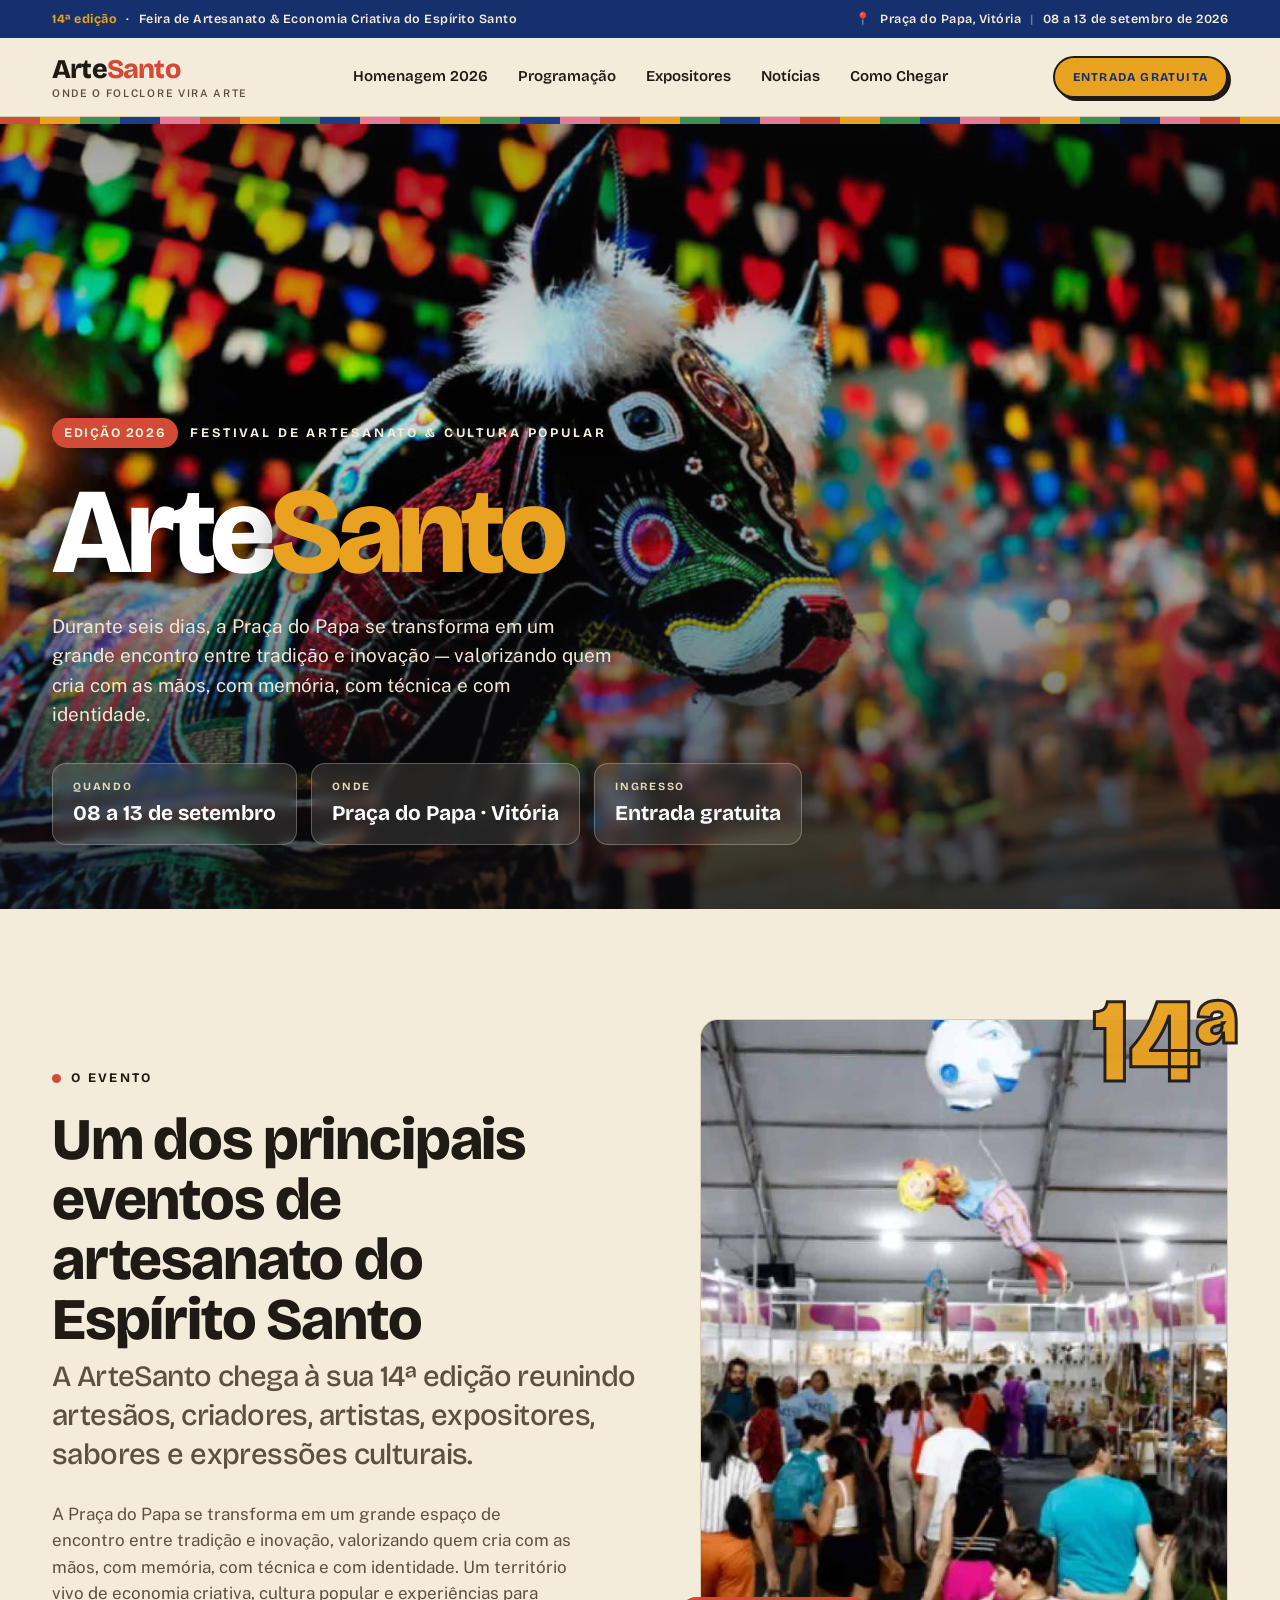
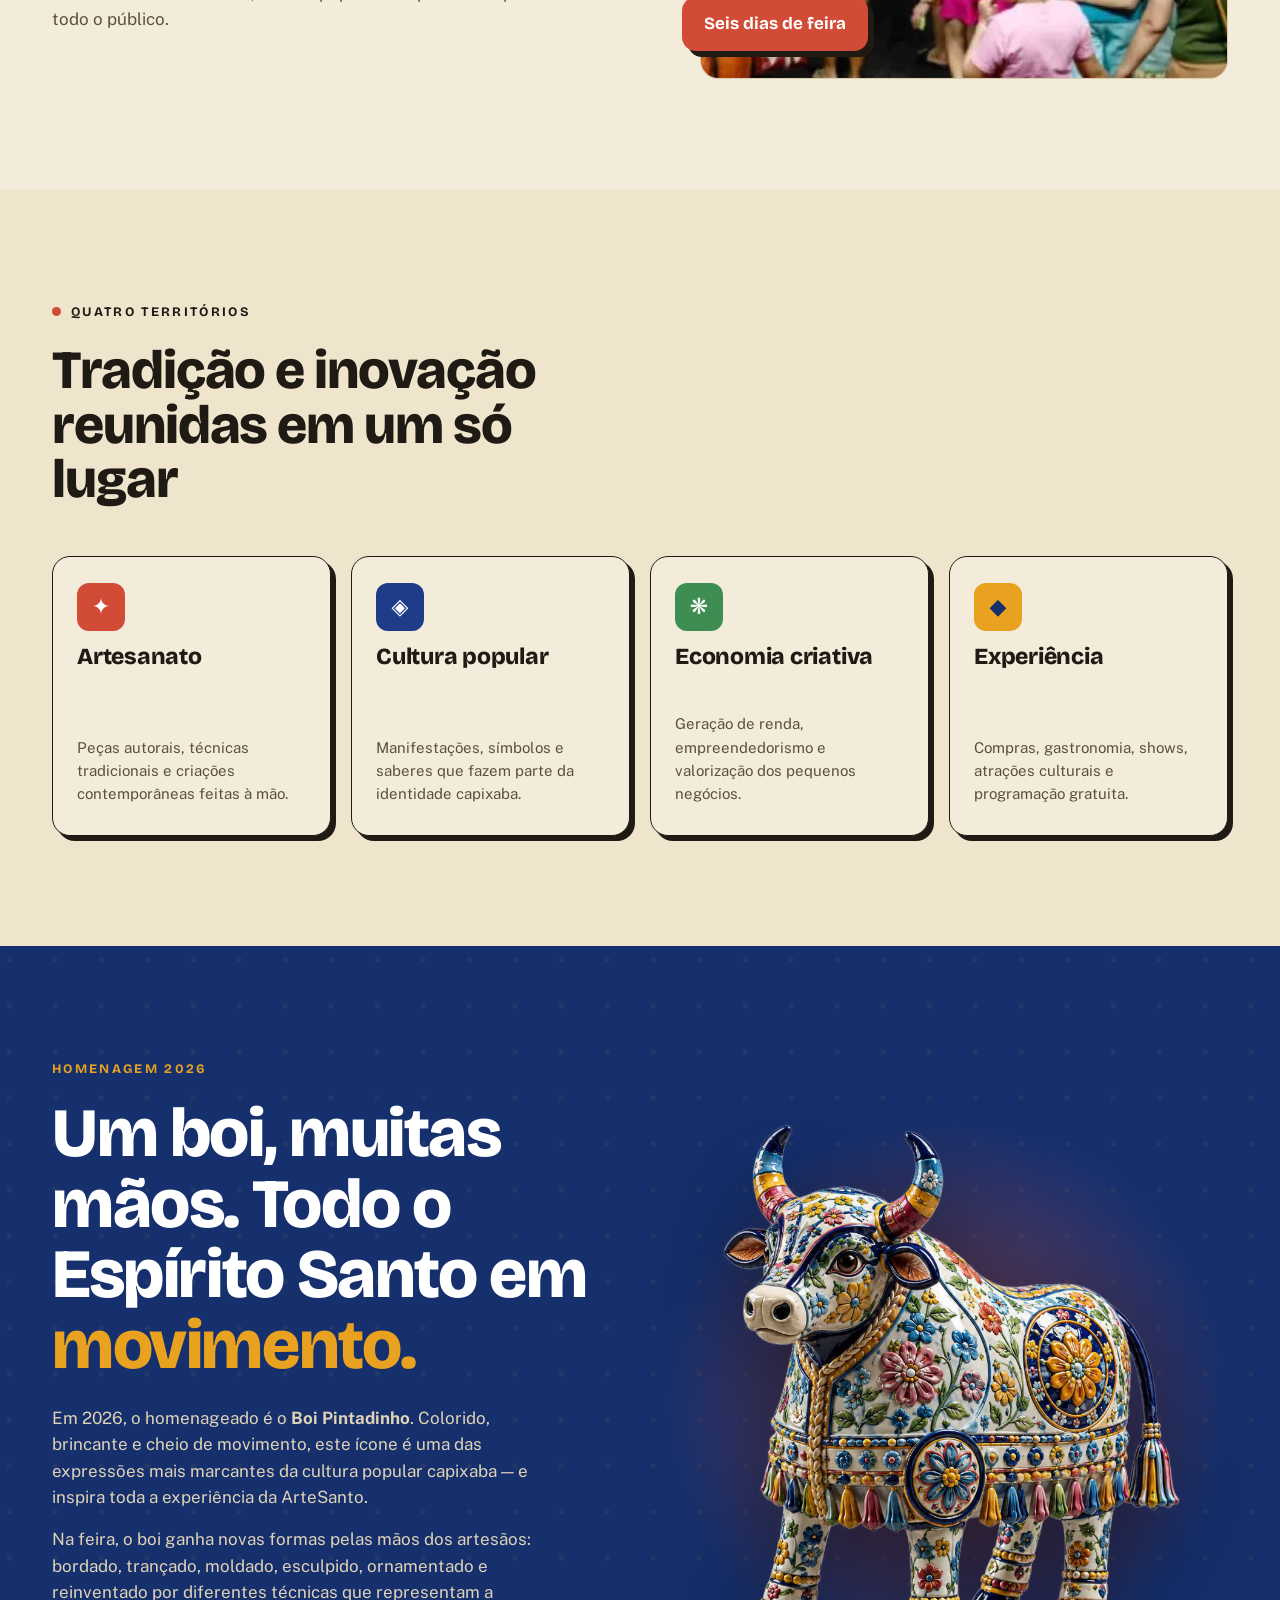
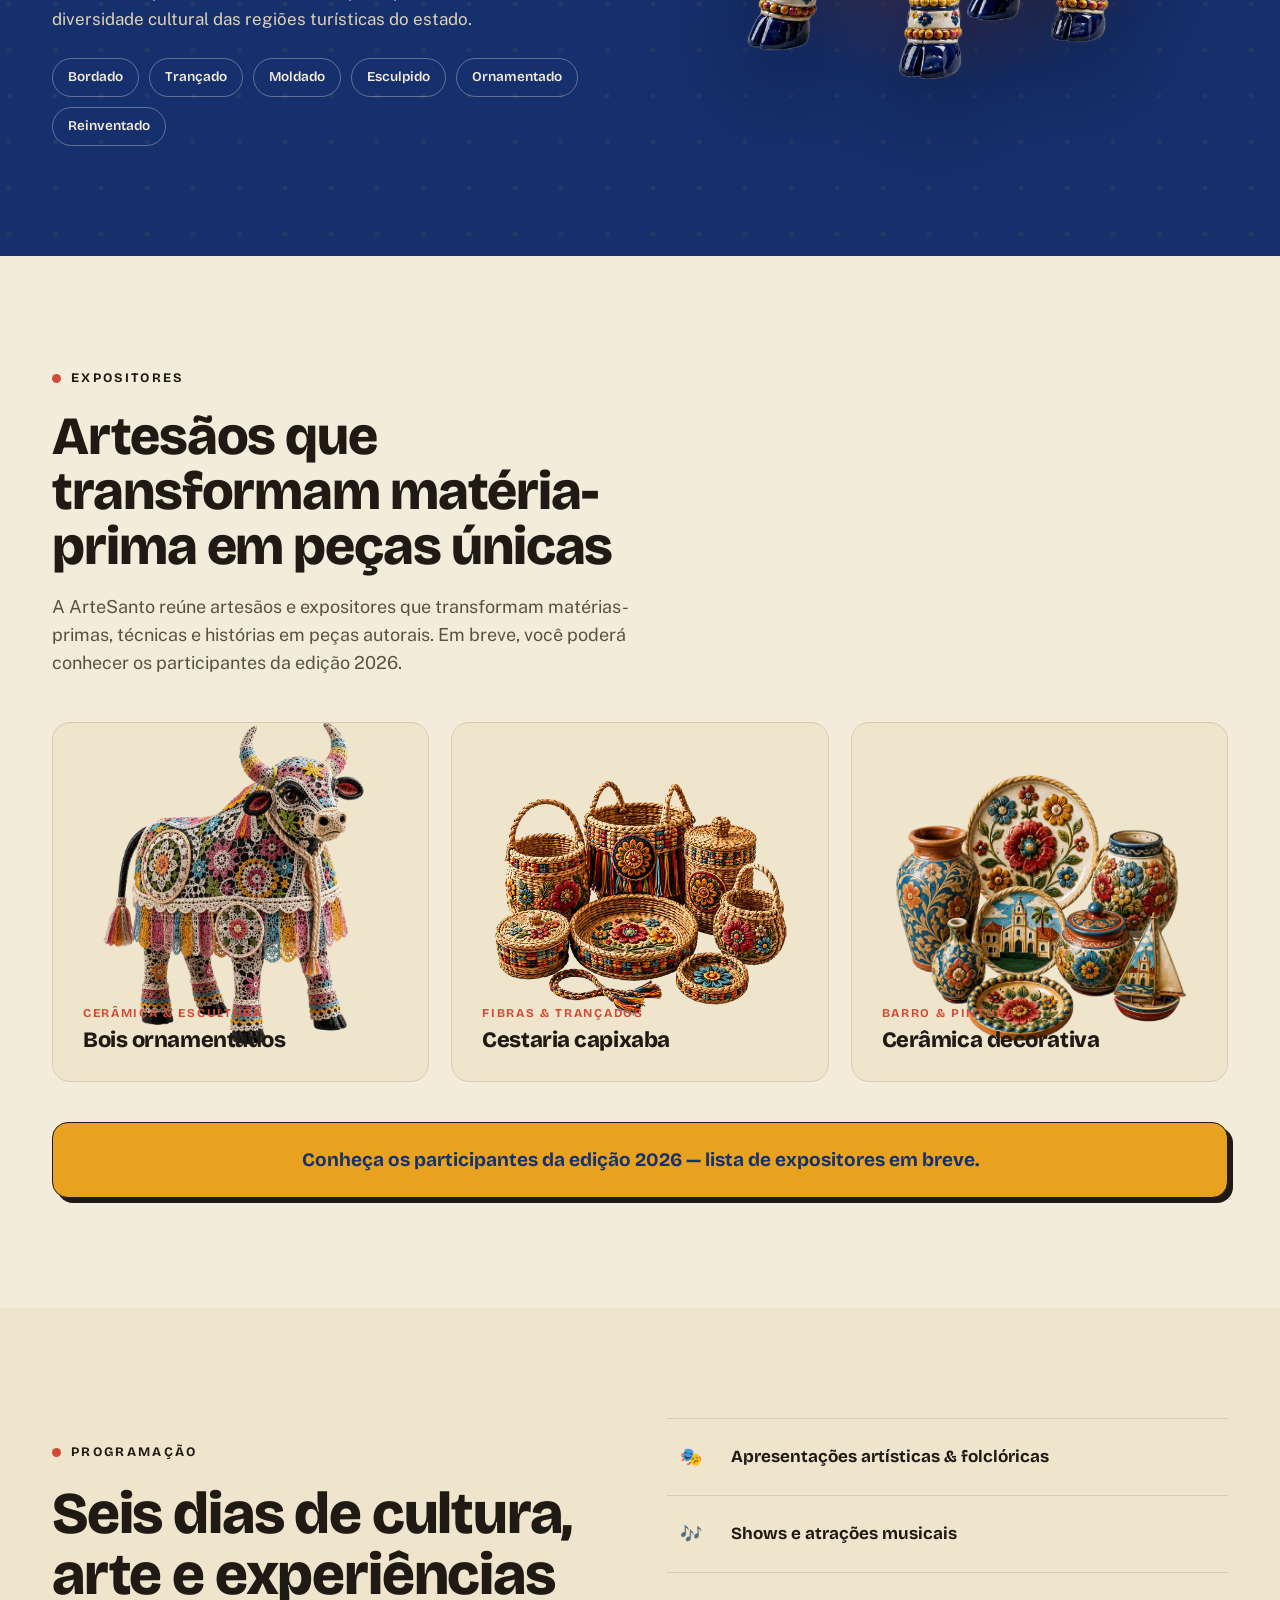
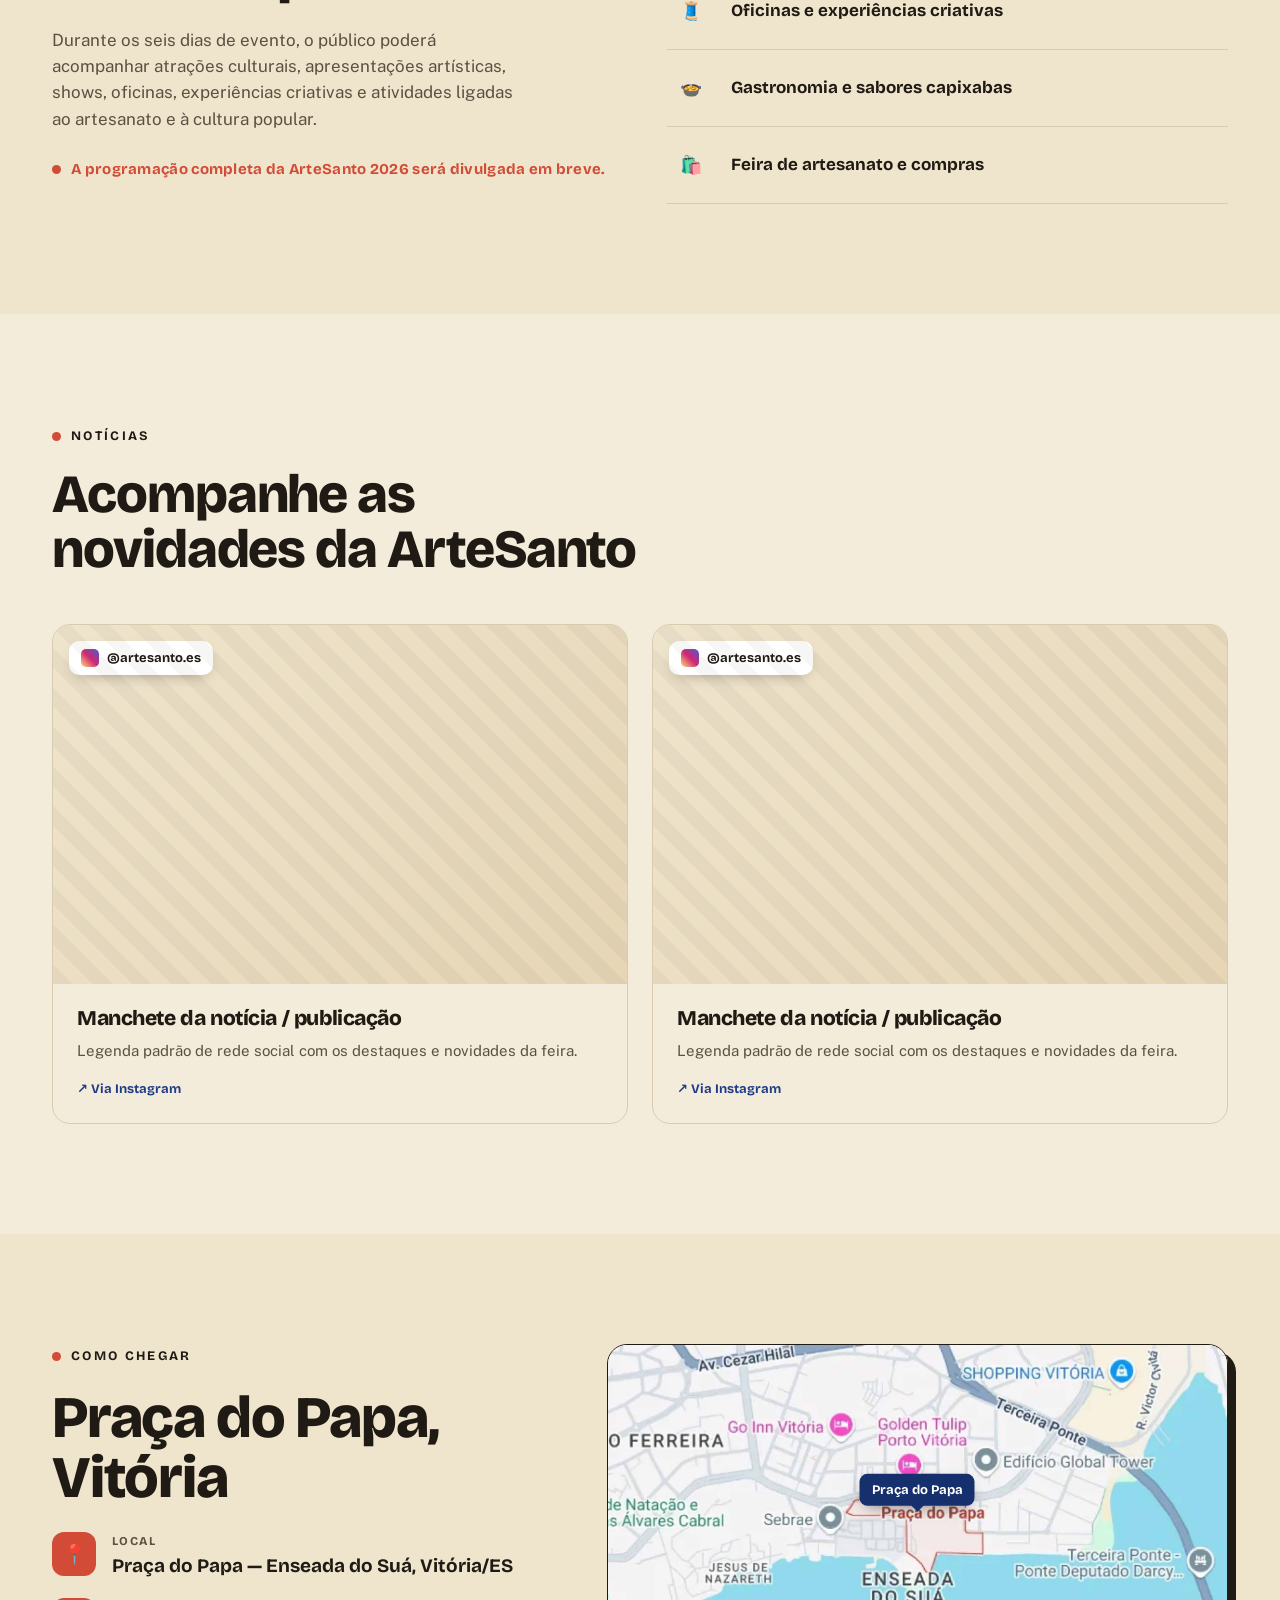
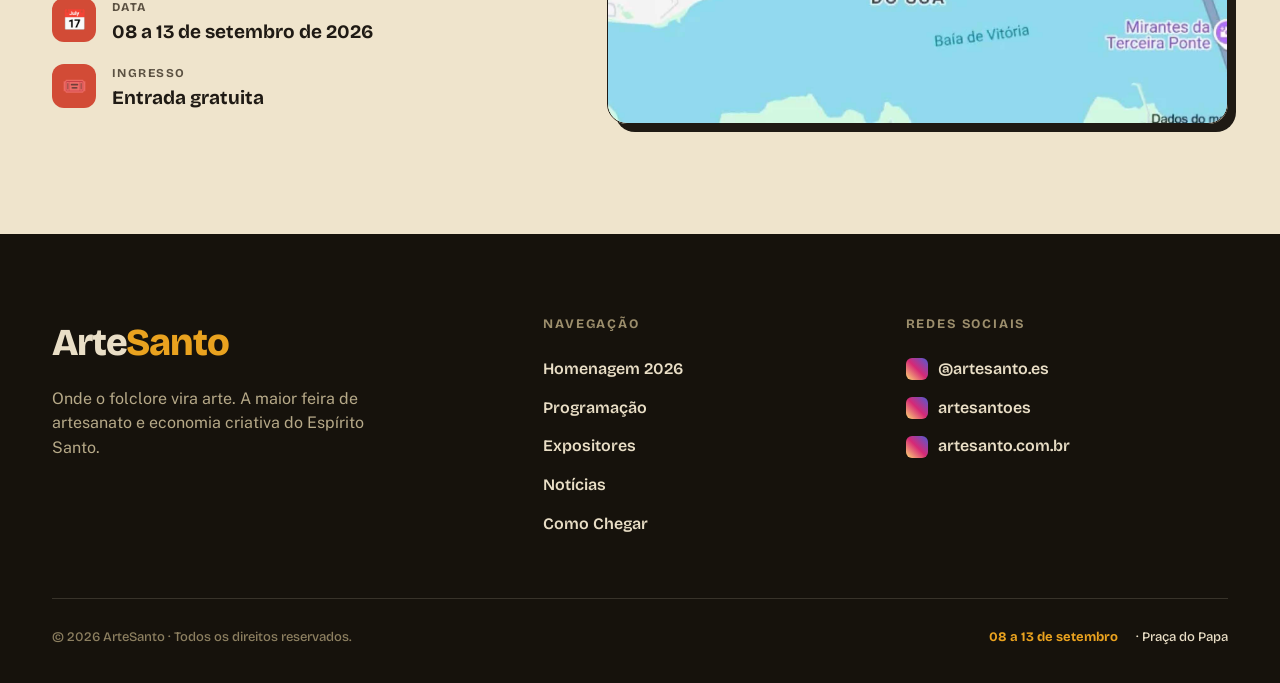
<file: index v1.html>
<!DOCTYPE html>
<html lang="pt-BR">
<head>
<meta charset="UTF-8" />
<meta name="viewport" content="width=device-width, initial-scale=1.0" />
<title>ArteSanto 2026 — Onde o folclore vira arte</title>
<link rel="preconnect" href="https://fonts.googleapis.com" />
<link rel="preconnect" href="https://fonts.gstatic.com" crossorigin />
<link href="https://fonts.googleapis.com/css2?family=Bricolage+Grotesque:opsz,wght@12..96,400;12..96,500;12..96,600;12..96,700;12..96,800&family=Public+Sans:ital,wght@0,400;0,500;0,600;0,700;1,400&display=swap" rel="stylesheet" />
<style>
:root{
  --paper:#F4ECDA;
  --paper-2:#EFE4CC;
  --ink:#1F1A14;
  --ink-soft:#5B5142;
  --line:#D9CBAE;
  --blue:#1F3C88;        /* cobalt — boi pintadinho */
  --blue-deep:#16306E;
  --red:#D24B36;         /* coral/vermelho */
  --yellow:#E9A21F;      /* marigold */
  --green:#3E8E54;       /* leaf */
  --pink:#E27B97;
  --sky:#5DA9D6;
  --display:'Bricolage Grotesque', system-ui, sans-serif;
  --body:'Public Sans', system-ui, sans-serif;
  --maxw:1240px;
}
*{box-sizing:border-box;margin:0;padding:0}
html{scroll-behavior:smooth}
body{
  font-family:var(--body);
  color:var(--ink);
  background:var(--paper);
  line-height:1.55;
  -webkit-font-smoothing:antialiased;
  overflow-x:hidden;
}
img{display:block;max-width:100%}
a{color:inherit;text-decoration:none}
.wrap{max-width:var(--maxw);margin:0 auto;padding:0 32px}
.eyebrow{
  font-family:var(--display);
  font-weight:700;
  text-transform:uppercase;
  letter-spacing:.18em;
  font-size:13px;
}
h1,h2,h3{font-family:var(--display);line-height:1.02;letter-spacing:-.02em;font-weight:800}
.section-label{display:inline-flex;align-items:center;gap:10px;margin-bottom:22px}
.section-label .dot{width:9px;height:9px;border-radius:50%;background:var(--red)}

/* ---------- top utility + header ---------- */
.topbar{
  background:var(--blue-deep);color:#F4ECDA;
  font-family:var(--display);font-weight:600;
  font-size:12.5px;letter-spacing:.04em;
}
.topbar .wrap{display:flex;align-items:center;justify-content:space-between;height:38px;gap:18px}
.topbar .marquee-item{display:flex;align-items:center;gap:9px;white-space:nowrap}
.topbar .marquee-item b{color:var(--yellow);font-weight:700}
.topbar .sep{opacity:.4}

header{
  position:sticky;top:0;z-index:60;
  background:rgba(244,236,218,.86);
  backdrop-filter:blur(12px);
  border-bottom:1px solid var(--line);
  transition:box-shadow .3s, background .3s;
}
header.scrolled{box-shadow:0 8px 30px -18px rgba(31,26,20,.5)}
.nav{display:flex;align-items:center;justify-content:space-between;height:78px;gap:24px}
.brand{display:flex;flex-direction:column;line-height:1}
.brand .name{font-family:var(--display);font-weight:800;font-size:27px;letter-spacing:-.03em}
.brand .name span{color:var(--red)}
.brand .tag{font-size:10.5px;letter-spacing:.16em;text-transform:uppercase;color:var(--ink-soft);font-weight:600;margin-top:5px}
.menu{display:flex;align-items:center;gap:30px;font-family:var(--display);font-weight:600;font-size:15px}
.menu a{position:relative;padding:6px 0;color:var(--ink)}
.menu a::after{content:"";position:absolute;left:0;bottom:0;width:0;height:2px;background:var(--red);transition:width .25s}
.menu a:hover::after{width:100%}
.nav-cta{display:flex;align-items:center;gap:16px}
.badge-free{
  font-family:var(--display);font-weight:700;font-size:12px;letter-spacing:.1em;text-transform:uppercase;
  background:var(--yellow);color:var(--blue-deep);white-space:nowrap;
  padding:10px 18px;border-radius:999px;border:2px solid var(--ink);
  box-shadow:3px 3px 0 var(--ink);
}
.burger{display:none;flex-direction:column;gap:5px;background:none;border:0;cursor:pointer;padding:8px}
.burger span{width:26px;height:2.5px;background:var(--ink);border-radius:2px;transition:.3s}

/* mobile menu */
.mobile-menu{
  position:fixed;inset:0;z-index:55;background:var(--blue-deep);color:var(--paper);
  display:flex;flex-direction:column;justify-content:center;gap:8px;padding:40px;
  transform:translateY(-100%);transition:transform .4s cubic-bezier(.7,0,.2,1);
}
.mobile-menu.open{transform:translateY(0)}
.mobile-menu a{font-family:var(--display);font-weight:700;font-size:32px;padding:10px 0;border-bottom:1px solid rgba(255,255,255,.12)}
.mobile-menu a span{color:var(--yellow);font-size:18px;margin-right:14px}

/* ---------- hero ---------- */
.hero{position:relative;min-height:88vh;display:flex;align-items:flex-end;overflow:hidden;background:#0c0c10}
.hero img.bg{position:absolute;inset:0;width:100%;height:100%;object-fit:cover;opacity:.92}
.hero .scrim{position:absolute;inset:0;background:
  linear-gradient(180deg, rgba(12,12,16,.35) 0%, rgba(12,12,16,.05) 35%, rgba(12,12,16,.78) 100%);}
.hero .wrap{position:relative;z-index:3;padding-top:90px;padding-bottom:64px;width:100%}
.hero .kicker{
  display:inline-flex;align-items:center;gap:12px;color:var(--paper);
  font-family:var(--display);font-weight:700;text-transform:uppercase;letter-spacing:.22em;font-size:13px;
  margin-bottom:22px;
}
.hero .kicker .chip{background:var(--red);padding:5px 12px;border-radius:999px;letter-spacing:.12em}
.hero h1{color:#fff;font-size:clamp(56px,9.5vw,150px);letter-spacing:-.04em;text-shadow:0 12px 40px rgba(0,0,0,.45)}
.hero h1 em{font-style:normal;color:var(--yellow)}
.hero .lede{color:#F1E7D4;max-width:560px;font-size:19px;margin-top:18px;font-weight:400}
.hero-facts{display:flex;flex-wrap:wrap;gap:14px;margin-top:34px}
.fact{
  display:flex;flex-direction:column;gap:2px;background:rgba(244,236,218,.12);
  border:1px solid rgba(244,236,218,.28);backdrop-filter:blur(6px);
  padding:14px 20px;border-radius:14px;color:#fff;
}
.fact .k{font-size:11px;letter-spacing:.16em;text-transform:uppercase;color:#E7D8B8;font-weight:700;font-family:var(--display)}
.fact .v{font-family:var(--display);font-weight:700;font-size:21px}
.flags{position:absolute;top:0;left:0;width:100%;height:7px;z-index:4;
  background:repeating-linear-gradient(90deg,var(--red) 0 40px,var(--yellow) 40px 80px,var(--green) 80px 120px,var(--blue) 120px 160px,var(--pink) 160px 200px)}

/* ---------- generic section ---------- */
section{position:relative}
.band{padding:110px 0}
.band.paper2{background:var(--paper-2)}
.band.ink{background:var(--blue-deep);color:var(--paper)}

/* O evento */
.evento-grid{display:grid;grid-template-columns:1.05fr .95fr;gap:64px;align-items:center}
.evento-grid h2{font-size:clamp(38px,4.6vw,62px)}
.evento-grid .big{font-size:clamp(22px,2.3vw,30px);line-height:1.32;font-weight:500;margin:8px 0 26px;font-family:var(--display);letter-spacing:-.02em}
.evento-grid p{color:var(--ink-soft);font-size:17px;max-width:52ch}
.evento-media{position:relative}
.evento-media img{width:100%;border-radius:18px;aspect-ratio:4/5;object-fit:cover;border:1px solid var(--line)}
.evento-media .tagpill{
  position:absolute;left:-18px;bottom:28px;background:var(--red);color:#fff;
  font-family:var(--display);font-weight:700;padding:14px 22px;border-radius:14px;
  box-shadow:6px 6px 0 var(--ink);font-size:17px;
}
.edition-num{position:absolute;right:-10px;top:-26px;font-family:var(--display);font-weight:800;
  font-size:120px;color:var(--yellow);line-height:.8;opacity:.95;-webkit-text-stroke:3px var(--ink)}

/* pilares */
.pilares-head{display:flex;justify-content:space-between;align-items:flex-end;gap:30px;margin-bottom:48px;flex-wrap:wrap}
.pilares-head h2{font-size:clamp(34px,4.2vw,56px);max-width:16ch}
.pilares{display:grid;grid-template-columns:repeat(4,1fr);gap:20px}
.pilar{
  background:var(--paper);border:1.5px solid var(--ink);border-radius:18px;padding:26px 24px 30px;
  box-shadow:5px 5px 0 var(--ink);display:flex;flex-direction:column;gap:14px;min-height:280px;
  transition:transform .25s, box-shadow .25s;
}
.pilar:hover{transform:translate(-3px,-3px);box-shadow:8px 8px 0 var(--ink)}
.pilar .icon{width:48px;height:48px;border-radius:12px;display:grid;place-items:center;color:#fff;font-family:var(--display);font-weight:800;font-size:22px}
.pilar h3{font-size:23px;letter-spacing:-.01em}
.pilar p{color:var(--ink-soft);font-size:15px;margin-top:auto}
.pilar.c1 .icon{background:var(--red)}
.pilar.c2 .icon{background:var(--blue)}
.pilar.c3 .icon{background:var(--green)}
.pilar.c4 .icon{background:var(--yellow);color:var(--blue-deep)}

/* homenagem */
.homenagem{background:var(--blue-deep);color:var(--paper);overflow:hidden;position:relative}
.homenagem::before{content:"";position:absolute;inset:0;opacity:.07;
  background:radial-gradient(circle at 20% 30%, var(--yellow) 0 2px, transparent 3px) 0 0/46px 46px}
.hom-grid{display:grid;grid-template-columns:1fr 1fr;gap:50px;align-items:center;position:relative;z-index:2}
.hom-text .eyebrow{color:var(--yellow)}
.hom-text h2{font-size:clamp(40px,5.4vw,76px);margin:18px 0 24px;color:#fff}
.hom-text h2 em{font-style:normal;color:var(--yellow)}
.hom-text p{color:#DFD2B6;font-size:17px;max-width:50ch;margin-bottom:16px}
.hom-tags{display:flex;flex-wrap:wrap;gap:10px;margin-top:26px}
.hom-tags span{border:1px solid rgba(244,236,218,.35);color:var(--paper);font-family:var(--display);font-weight:600;
  font-size:13.5px;padding:8px 15px;border-radius:999px}
.hom-media{position:relative;display:grid;place-items:center;min-height:520px}
.hom-media .halo{position:absolute;width:115%;aspect-ratio:1;border-radius:50%;
  background:radial-gradient(circle,var(--red) 0%, rgba(210,75,54,0) 62%);opacity:.55}
.hom-media img{position:relative;width:86%;filter:drop-shadow(0 30px 50px rgba(0,0,0,.5));animation:float 6s ease-in-out infinite}
@keyframes float{0%,100%{transform:translateY(0)}50%{transform:translateY(-16px)}}

/* expositores */
.expo-head{max-width:60ch;margin-bottom:46px}
.expo-head h2{font-size:clamp(34px,4.2vw,56px);margin-bottom:18px}
.expo-head p{color:var(--ink-soft);font-size:18px}
.expo-grid{display:grid;grid-template-columns:repeat(3,1fr);gap:22px}
.expo-card{
  position:relative;border-radius:18px;overflow:hidden;border:1px solid var(--line);
  background:var(--paper-2);padding:30px;display:flex;flex-direction:column;justify-content:flex-end;
  min-height:360px;transition:transform .3s;
}
.expo-card:hover{transform:translateY(-6px)}
.expo-card img{position:absolute;width:78%;left:50%;top:46%;transform:translate(-50%,-50%);transition:transform .4s}
.expo-card:hover img{transform:translate(-50%,-50%) scale(1.05) rotate(-2deg)}
.expo-card .cap{position:relative;z-index:2}
.expo-card .cap span{font-family:var(--display);font-weight:700;font-size:12px;letter-spacing:.14em;text-transform:uppercase;color:var(--red)}
.expo-card .cap h3{font-size:22px;margin-top:4px}
.expo-soon{
  margin-top:40px;display:flex;align-items:center;gap:18px;justify-content:center;
  background:var(--yellow);border:1.5px solid var(--ink);border-radius:16px;padding:22px;
  font-family:var(--display);font-weight:700;font-size:19px;color:var(--blue-deep);box-shadow:5px 5px 0 var(--ink);text-align:center
}

/* programação */
.prog-grid{display:grid;grid-template-columns:1fr 1fr;gap:54px;align-items:center}
.prog-grid h2{font-size:clamp(36px,4.6vw,64px);margin-bottom:22px}
.prog-grid p{color:var(--ink-soft);font-size:17px;max-width:48ch}
.prog-list{display:flex;flex-direction:column;gap:0;border-top:1px solid var(--line)}
.prog-list .row{display:flex;align-items:center;gap:20px;padding:18px 4px;border-bottom:1px solid var(--line)}
.prog-list .row .ic{width:40px;height:40px;border-radius:10px;flex:none;display:grid;place-items:center;background:var(--paper-2);font-size:18px}
.prog-list .row b{font-family:var(--display);font-size:17px}
.prog-soon{margin-top:26px;display:inline-flex;align-items:center;gap:10px;font-family:var(--display);font-weight:700;
  color:var(--red);font-size:15px;letter-spacing:.02em}
.prog-soon .pulse{width:9px;height:9px;border-radius:50%;background:var(--red);animation:pulse 1.6s infinite}
@keyframes pulse{0%{box-shadow:0 0 0 0 rgba(210,75,54,.5)}70%{box-shadow:0 0 0 10px rgba(210,75,54,0)}100%{box-shadow:0 0 0 0 rgba(210,75,54,0)}}

/* notícias */
.news-grid{display:grid;grid-template-columns:repeat(2,1fr);gap:24px;margin-top:10px}
.news-card{background:var(--paper);border:1px solid var(--line);border-radius:18px;overflow:hidden;transition:transform .3s,box-shadow .3s}
.news-card:hover{transform:translateY(-5px);box-shadow:0 22px 40px -26px rgba(31,26,20,.6)}
.news-card .ph{aspect-ratio:16/10;background:linear-gradient(135deg,var(--paper-2),#e6d6b6);position:relative;overflow:hidden}
.news-card .ph::after{content:"";position:absolute;inset:0;background:repeating-linear-gradient(45deg,rgba(31,26,20,.04) 0 14px,transparent 14px 28px)}
.news-card .ph .ig{position:absolute;top:16px;left:16px;background:#fff;border-radius:10px;padding:7px 12px;display:flex;align-items:center;gap:8px;font-family:var(--display);font-weight:700;font-size:13px;box-shadow:0 6px 16px -8px rgba(0,0,0,.4)}
.news-card .ph .ig .glyph{width:18px;height:18px;border-radius:5px;background:linear-gradient(45deg,#feda75,#d62976,#4f5bd5)}
.news-card .body{padding:24px}
.news-card .body h3{font-size:21px;margin-bottom:10px}
.news-card .body p{color:var(--ink-soft);font-size:15px}
.news-card .body .via{margin-top:16px;font-family:var(--display);font-weight:700;font-size:13px;color:var(--blue);display:flex;align-items:center;gap:7px}

/* como chegar */
.chegar-grid{display:grid;grid-template-columns:.9fr 1.1fr;gap:46px;align-items:stretch}
.chegar-info h2{font-size:clamp(36px,4.6vw,62px);margin-bottom:24px}
.chegar-info .addr{display:flex;flex-direction:column;gap:18px;margin-top:8px}
.chegar-info .addr .item{display:flex;gap:16px;align-items:flex-start}
.chegar-info .addr .item .ic{width:44px;height:44px;border-radius:12px;flex:none;display:grid;place-items:center;background:var(--red);color:#fff;font-size:20px}
.chegar-info .addr .item .k{font-family:var(--display);font-weight:700;font-size:12px;letter-spacing:.12em;text-transform:uppercase;color:var(--ink-soft)}
.chegar-info .addr .item .v{font-family:var(--display);font-weight:700;font-size:19px}
.map-card{border-radius:20px;overflow:hidden;border:1.5px solid var(--ink);box-shadow:8px 8px 0 var(--ink);min-height:380px;position:relative}
.map-card img{width:100%;height:100%;object-fit:cover;position:absolute;inset:0}
.map-card .pin{position:absolute;left:50%;top:46%;transform:translate(-50%,-100%);z-index:3;display:flex;flex-direction:column;align-items:center}
.map-card .pin .label{background:var(--blue-deep);color:#fff;font-family:var(--display);font-weight:700;font-size:13px;padding:6px 12px;border-radius:8px;white-space:nowrap;box-shadow:0 6px 16px -6px rgba(0,0,0,.5)}
.map-card .pin .needle{width:0;height:0;border:7px solid transparent;border-top-color:var(--blue-deep);margin-top:-1px}

/* footer */
footer{background:#16120C;color:#E9DEC6;padding:80px 0 36px}
.foot-top{display:grid;grid-template-columns:1.4fr 1fr 1fr;gap:40px;padding-bottom:54px;border-bottom:1px solid rgba(233,222,198,.16)}
.foot-brand .name{font-family:var(--display);font-weight:800;font-size:38px;letter-spacing:-.03em}
.foot-brand .name span{color:var(--yellow)}
.foot-brand p{color:#B6A988;margin-top:14px;max-width:34ch}
.foot-col h4{font-family:var(--display);font-size:13px;letter-spacing:.14em;text-transform:uppercase;color:#9C8E6C;margin-bottom:16px}
.foot-col a{display:block;padding:7px 0;color:#E9DEC6;font-family:var(--display);font-weight:600;font-size:16px;transition:color .2s}
.foot-col a:hover{color:var(--yellow)}
.foot-social a{display:flex;align-items:center;gap:10px}
.foot-social a .g{width:22px;height:22px;border-radius:6px;background:linear-gradient(45deg,#feda75,#d62976,#4f5bd5);flex:none}
.foot-bottom{display:flex;justify-content:space-between;align-items:center;gap:20px;padding-top:28px;flex-wrap:wrap;color:#8C7F60;font-size:13px;font-family:var(--display);font-weight:500}
.foot-bottom .dates{display:flex;gap:18px;align-items:center;color:#E9DEC6}
.foot-bottom .dates b{color:var(--yellow)}

/* reveal */
.reveal{opacity:0;transform:translateY(28px);transition:opacity .7s cubic-bezier(.2,.6,.2,1),transform .7s cubic-bezier(.2,.6,.2,1)}
.reveal.in{opacity:1;transform:none}
.reveal.d1{transition-delay:.08s}.reveal.d2{transition-delay:.16s}.reveal.d3{transition-delay:.24s}.reveal.d4{transition-delay:.32s}

@media (max-width:1000px){
  .evento-grid,.hom-grid,.prog-grid,.chegar-grid{grid-template-columns:1fr;gap:40px}
  .pilares{grid-template-columns:repeat(2,1fr)}
  .expo-grid{grid-template-columns:1fr 1fr}
  .news-grid{grid-template-columns:1fr}
  .hom-media{min-height:380px}
  .edition-num{font-size:90px}
}
@media (max-width:760px){
  .wrap{padding:0 20px}
  .menu,.nav-cta .badge-free{display:none}
  .burger{display:flex}
  .topbar .marquee-item.hide-sm{display:none}
  .band{padding:72px 0}
  .pilares,.expo-grid{grid-template-columns:1fr}
  .hero{min-height:82vh}
  .foot-top{grid-template-columns:1fr;gap:32px}
}
@media (prefers-reduced-motion:reduce){
  .reveal{opacity:1;transform:none;transition:none}
  .hom-media img{animation:none}
}
</style>
</head>
<body>

<!-- top utility bar -->
<div class="topbar">
  <div class="wrap">
    <div class="marquee-item"><b>14ª edição</b><span>·</span> Feira de Artesanato &amp; Economia Criativa do Espírito Santo</div>
    <div class="marquee-item hide-sm"><span>📍</span> Praça do Papa, Vitória <span class="sep">|</span> 08 a 13 de setembro de 2026</div>
  </div>
</div>

<!-- header -->
<header id="top">
  <div class="wrap nav">
    <a class="brand" href="#top">
      <span class="name">Arte<span>Santo</span></span>
      <span class="tag">Onde o folclore vira arte</span>
    </a>
    <nav class="menu">
      <a href="#homenagem">Homenagem 2026</a>
      <a href="#programacao">Programação</a>
      <a href="#expositores">Expositores</a>
      <a href="#noticias">Notícias</a>
      <a href="#chegar">Como Chegar</a>
    </nav>
    <div class="nav-cta">
      <span class="badge-free">Entrada Gratuita</span>
      <button class="burger" id="burger" aria-label="Abrir menu">
        <span></span><span></span><span></span>
      </button>
    </div>
  </div>
</header>

<!-- mobile menu -->
<div class="mobile-menu" id="mobileMenu">
  <a href="#homenagem"><span>01</span>Homenagem 2026</a>
  <a href="#programacao"><span>02</span>Programação</a>
  <a href="#expositores"><span>03</span>Expositores</a>
  <a href="#noticias"><span>04</span>Notícias</a>
  <a href="#chegar"><span>05</span>Como Chegar</a>
</div>

<!-- hero -->
<section class="hero">
  <div class="flags"></div>
  <img class="bg" src="img/hero-bull.jpg" alt="Boi ornamentado em festa do folclore capixaba" />
  <div class="scrim"></div>
  <div class="wrap">
    <div class="kicker"><span class="chip">Edição 2026</span> Festival de Artesanato &amp; Cultura Popular</div>
    <h1>Arte<em>Santo</em></h1>
    <p class="lede">Durante seis dias, a Praça do Papa se transforma em um grande encontro entre tradição e inovação — valorizando quem cria com as mãos, com memória, com técnica e com identidade.</p>
    <div class="hero-facts">
      <div class="fact"><span class="k">Quando</span><span class="v">08 a 13 de setembro</span></div>
      <div class="fact"><span class="k">Onde</span><span class="v">Praça do Papa · Vitória</span></div>
      <div class="fact"><span class="k">Ingresso</span><span class="v">Entrada gratuita</span></div>
    </div>
  </div>
</section>

<!-- o evento -->
<section class="band" id="evento">
  <div class="wrap evento-grid">
    <div class="evento-text reveal">
      <div class="section-label"><span class="dot"></span><span class="eyebrow">O Evento</span></div>
      <h2>Um dos principais eventos de artesanato do Espírito Santo</h2>
      <p class="big">A ArteSanto chega à sua 14ª edição reunindo artesãos, criadores, artistas, expositores, sabores e expressões culturais.</p>
      <p>A Praça do Papa se transforma em um grande espaço de encontro entre tradição e inovação, valorizando quem cria com as mãos, com memória, com técnica e com identidade. Um território vivo de economia criativa, cultura popular e experiências para todo o público.</p>
    </div>
    <div class="evento-media reveal d1">
      <span class="edition-num">14ª</span>
      <img src="img/feira.jpg" alt="Movimento de visitantes na feira ArteSanto" />
      <span class="tagpill">Seis dias de feira</span>
    </div>
  </div>
</section>

<!-- pilares -->
<section class="band paper2">
  <div class="wrap">
    <div class="pilares-head">
      <div class="reveal">
        <div class="section-label"><span class="dot"></span><span class="eyebrow">Quatro territórios</span></div>
        <h2>Tradição e inovação reunidas em um só lugar</h2>
      </div>
    </div>
    <div class="pilares">
      <div class="pilar c1 reveal d1">
        <div class="icon">✦</div>
        <h3>Artesanato</h3>
        <p>Peças autorais, técnicas tradicionais e criações contemporâneas feitas à mão.</p>
      </div>
      <div class="pilar c2 reveal d2">
        <div class="icon">◈</div>
        <h3>Cultura popular</h3>
        <p>Manifestações, símbolos e saberes que fazem parte da identidade capixaba.</p>
      </div>
      <div class="pilar c3 reveal d3">
        <div class="icon">❋</div>
        <h3>Economia criativa</h3>
        <p>Geração de renda, empreendedorismo e valorização dos pequenos negócios.</p>
      </div>
      <div class="pilar c4 reveal d4">
        <div class="icon">◆</div>
        <h3>Experiência</h3>
        <p>Compras, gastronomia, shows, atrações culturais e programação gratuita.</p>
      </div>
    </div>
  </div>
</section>

<!-- homenagem -->
<section class="band homenagem" id="homenagem">
  <div class="wrap hom-grid">
    <div class="hom-text reveal">
      <span class="eyebrow">Homenagem 2026</span>
      <h2>Um boi, muitas mãos. Todo o Espírito Santo em <em>movimento.</em></h2>
      <p>Em 2026, o homenageado é o <strong>Boi Pintadinho</strong>. Colorido, brincante e cheio de movimento, este ícone é uma das expressões mais marcantes da cultura popular capixaba — e inspira toda a experiência da ArteSanto.</p>
      <p>Na feira, o boi ganha novas formas pelas mãos dos artesãos: bordado, trançado, moldado, esculpido, ornamentado e reinventado por diferentes técnicas que representam a diversidade cultural das regiões turísticas do estado.</p>
      <div class="hom-tags">
        <span>Bordado</span><span>Trançado</span><span>Moldado</span><span>Esculpido</span><span>Ornamentado</span><span>Reinventado</span>
      </div>
    </div>
    <div class="hom-media reveal d2">
      <div class="halo"></div>
      <img src="img/boi-1.png" alt="Escultura de Boi Pintadinho ornamentada com flores" />
    </div>
  </div>
</section>

<!-- expositores -->
<section class="band" id="expositores">
  <div class="wrap">
    <div class="expo-head reveal">
      <div class="section-label"><span class="dot"></span><span class="eyebrow">Expositores</span></div>
      <h2>Artesãos que transformam matéria-prima em peças únicas</h2>
      <p>A ArteSanto reúne artesãos e expositores que transformam matérias-primas, técnicas e histórias em peças autorais. Em breve, você poderá conhecer os participantes da edição 2026.</p>
    </div>
    <div class="expo-grid">
      <div class="expo-card reveal d1">
        <img src="img/boi-2.png" alt="Escultura de boi ornamentado" />
        <div class="cap"><span>Cerâmica &amp; escultura</span><h3>Bois ornamentados</h3></div>
      </div>
      <div class="expo-card reveal d2">
        <img src="img/baskets.png" alt="Cestaria artesanal" />
        <div class="cap"><span>Fibras &amp; trançados</span><h3>Cestaria capixaba</h3></div>
      </div>
      <div class="expo-card reveal d3">
        <img src="img/pottery.png" alt="Cerâmica pintada à mão" />
        <div class="cap"><span>Barro &amp; pintura</span><h3>Cerâmica decorativa</h3></div>
      </div>
    </div>
    <div class="expo-soon reveal">Conheça os participantes da edição 2026 — lista de expositores em breve.</div>
  </div>
</section>

<!-- programação -->
<section class="band paper2" id="programacao">
  <div class="wrap prog-grid">
    <div class="prog-text reveal">
      <div class="section-label"><span class="dot"></span><span class="eyebrow">Programação</span></div>
      <h2>Seis dias de cultura, arte e experiências</h2>
      <p>Durante os seis dias de evento, o público poderá acompanhar atrações culturais, apresentações artísticas, shows, oficinas, experiências criativas e atividades ligadas ao artesanato e à cultura popular.</p>
      <div class="prog-soon"><span class="pulse"></span> A programação completa da ArteSanto 2026 será divulgada em breve.</div>
    </div>
    <div class="prog-list reveal d1">
      <div class="row"><div class="ic">🎭</div><b>Apresentações artísticas &amp; folclóricas</b></div>
      <div class="row"><div class="ic">🎶</div><b>Shows e atrações musicais</b></div>
      <div class="row"><div class="ic">🧵</div><b>Oficinas e experiências criativas</b></div>
      <div class="row"><div class="ic">🍲</div><b>Gastronomia e sabores capixabas</b></div>
      <div class="row"><div class="ic">🛍️</div><b>Feira de artesanato e compras</b></div>
    </div>
  </div>
</section>

<!-- notícias -->
<section class="band" id="noticias">
  <div class="wrap">
    <div class="expo-head reveal">
      <div class="section-label"><span class="dot"></span><span class="eyebrow">Notícias</span></div>
      <h2>Acompanhe as novidades da ArteSanto</h2>
    </div>
    <div class="news-grid">
      <article class="news-card reveal d1">
        <div class="ph"><div class="ig"><span class="glyph"></span> @artesanto.es</div></div>
        <div class="body">
          <h3>Manchete da notícia / publicação</h3>
          <p>Legenda padrão de rede social com os destaques e novidades da feira.</p>
          <div class="via">↗ Via Instagram</div>
        </div>
      </article>
      <article class="news-card reveal d2">
        <div class="ph"><div class="ig"><span class="glyph"></span> @artesanto.es</div></div>
        <div class="body">
          <h3>Manchete da notícia / publicação</h3>
          <p>Legenda padrão de rede social com os destaques e novidades da feira.</p>
          <div class="via">↗ Via Instagram</div>
        </div>
      </article>
    </div>
  </div>
</section>

<!-- como chegar -->
<section class="band paper2" id="chegar">
  <div class="wrap chegar-grid">
    <div class="chegar-info reveal">
      <div class="section-label"><span class="dot"></span><span class="eyebrow">Como Chegar</span></div>
      <h2>Praça do Papa, Vitória</h2>
      <div class="addr">
        <div class="item"><div class="ic">📍</div><div><div class="k">Local</div><div class="v">Praça do Papa — Enseada do Suá, Vitória/ES</div></div></div>
        <div class="item"><div class="ic">📅</div><div><div class="k">Data</div><div class="v">08 a 13 de setembro de 2026</div></div></div>
        <div class="item"><div class="ic">🎟️</div><div><div class="k">Ingresso</div><div class="v">Entrada gratuita</div></div></div>
      </div>
    </div>
    <div class="map-card reveal d1">
      <img src="img/map.jpg" alt="Mapa da Praça do Papa, Vitória" />
      <div class="pin"><div class="label">Praça do Papa</div><div class="needle"></div></div>
    </div>
  </div>
</section>

<!-- footer -->
<footer>
  <div class="wrap">
    <div class="foot-top">
      <div class="foot-brand">
        <div class="name">Arte<span>Santo</span></div>
        <p>Onde o folclore vira arte. A maior feira de artesanato e economia criativa do Espírito Santo.</p>
      </div>
      <div class="foot-col">
        <h4>Navegação</h4>
        <a href="#homenagem">Homenagem 2026</a>
        <a href="#programacao">Programação</a>
        <a href="#expositores">Expositores</a>
        <a href="#noticias">Notícias</a>
        <a href="#chegar">Como Chegar</a>
      </div>
      <div class="foot-col foot-social">
        <h4>Redes sociais</h4>
        <a href="#"><span class="g"></span> @artesanto.es</a>
        <a href="#"><span class="g"></span> artesantoes</a>
        <a href="#"><span class="g"></span> artesanto.com.br</a>
      </div>
    </div>
    <div class="foot-bottom">
      <span>© 2026 ArteSanto · Todos os direitos reservados.</span>
      <div class="dates"><b>08 a 13 de setembro</b> · Praça do Papa</div>
    </div>
  </div>
</footer>

<script>
// header shadow on scroll
const header=document.getElementById('top');
addEventListener('scroll',()=>{header.classList.toggle('scrolled',scrollY>20)});
// mobile menu
const burger=document.getElementById('burger');
const mm=document.getElementById('mobileMenu');
burger.addEventListener('click',()=>mm.classList.toggle('open'));
mm.querySelectorAll('a').forEach(a=>a.addEventListener('click',()=>mm.classList.remove('open')));
// reveal on scroll
const io=new IntersectionObserver((entries)=>{
  entries.forEach(e=>{if(e.isIntersecting){e.target.classList.add('in');io.unobserve(e.target)}});
},{threshold:.14});
document.querySelectorAll('.reveal').forEach(el=>io.observe(el));
</script>
</body>
</html>
</file>
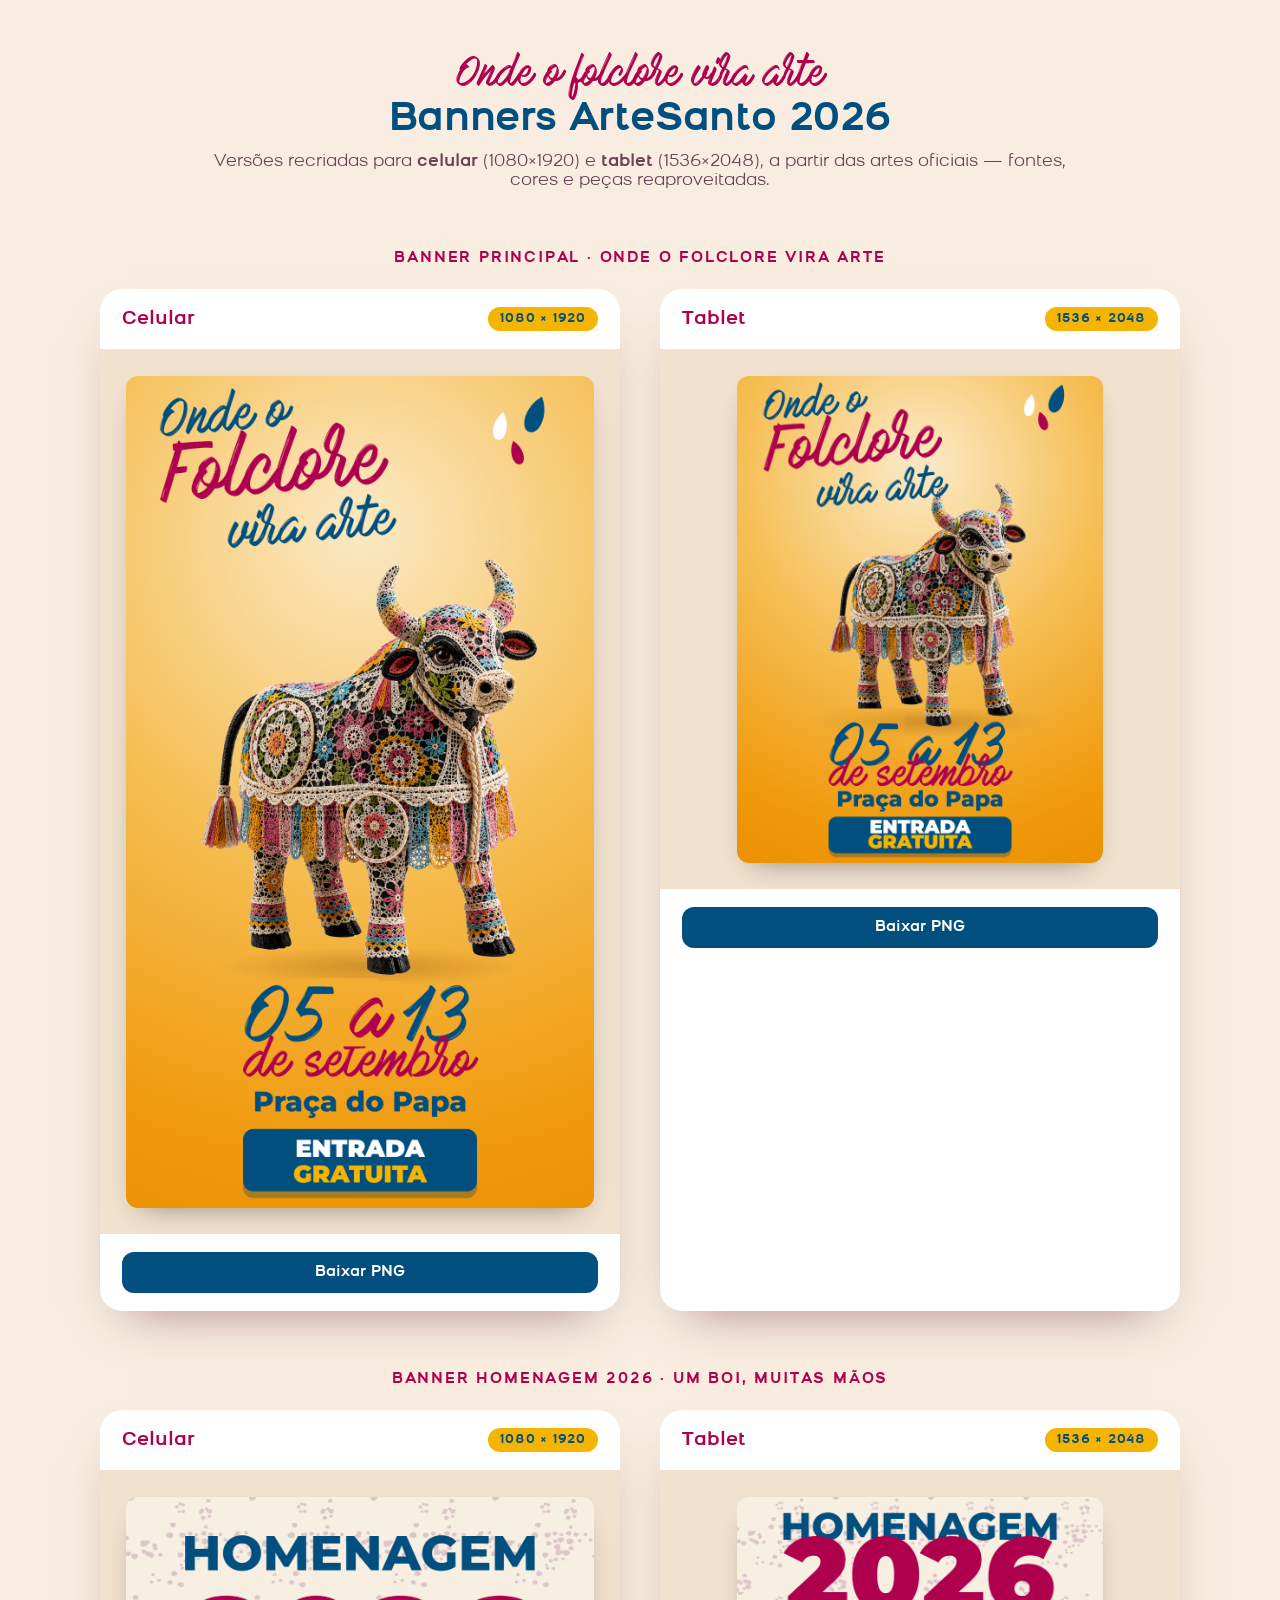
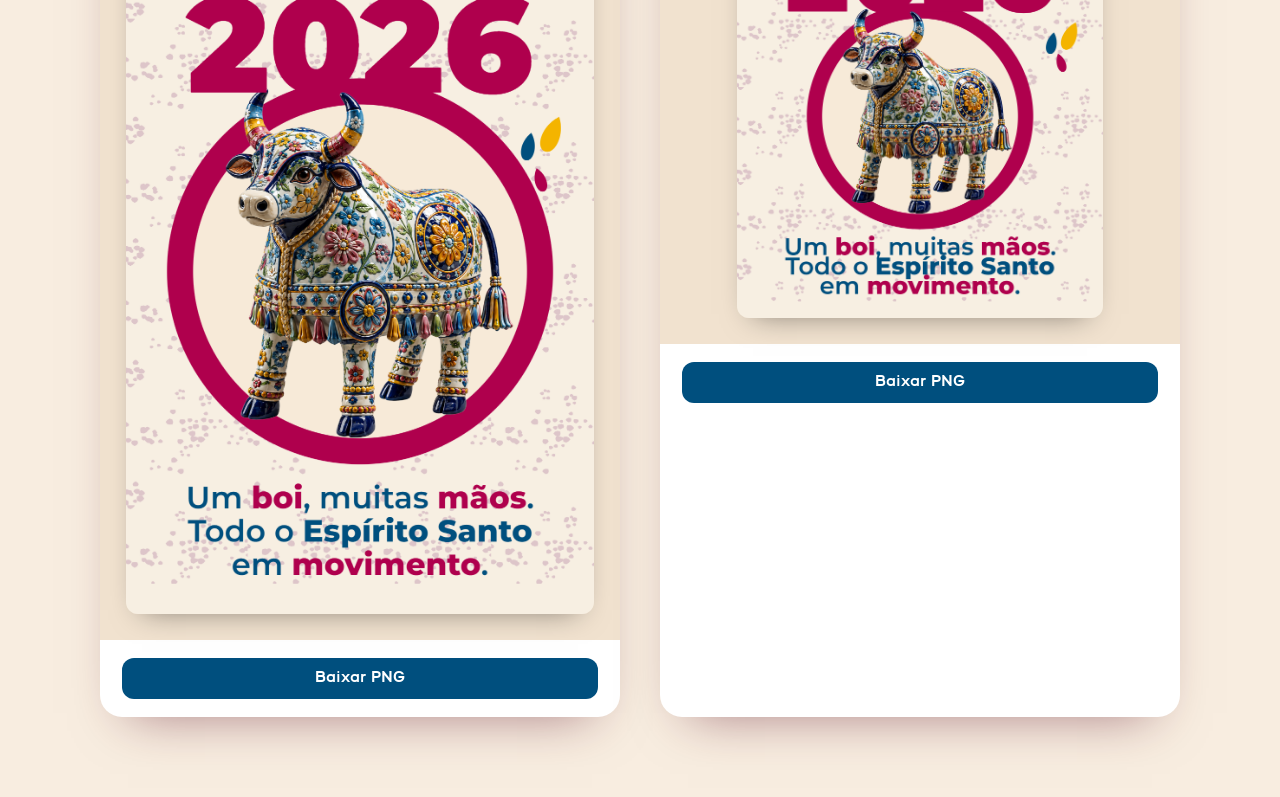
<file: banners/preview.html>
<!DOCTYPE html>
<html lang="pt-BR">
<head>
<meta charset="UTF-8" />
<meta name="viewport" content="width=device-width, initial-scale=1.0" />
<title>ArteSanto 2026 — Banners Tablet &amp; Celular</title>
<style>
@font-face{font-family:'Bronova';src:url('../fonts/Bronova-Bold.ttf') format('truetype');font-weight:700}
@font-face{font-family:'Bronova';src:url('../fonts/Bronova-Regular.ttf') format('truetype');font-weight:400}
@font-face{font-family:'Mark';src:url('../fonts/mark_my_words.ttf') format('truetype')}
*{margin:0;padding:0;box-sizing:border-box}
body{background:#F8EDE0;font-family:'Bronova',sans-serif;color:#3A1020;padding:54px 24px 80px}
.head{text-align:center;max-width:900px;margin:0 auto 48px}
.head .script{font-family:'Mark',cursive;color:#AF004D;font-size:38px;line-height:1}
.head h1{font-weight:700;font-size:40px;color:#004F7E;margin:6px 0 10px;letter-spacing:-.01em}
.head p{color:#6a4456;font-size:17px}
.grid{display:grid;grid-template-columns:repeat(2,minmax(0,1fr));gap:40px;max-width:1080px;margin:0 auto}
.card{background:#fff;border-radius:22px;overflow:hidden;box-shadow:0 24px 50px -28px rgba(80,0,30,.5);display:flex;flex-direction:column}
.card .cap{display:flex;align-items:center;justify-content:space-between;gap:12px;padding:18px 22px;border-bottom:1px solid #efe2cf}
.card .cap .t{font-weight:700;font-size:19px;color:#AF004D}
.card .cap .d{font-size:13px;font-weight:700;letter-spacing:.06em;text-transform:uppercase;color:#004F7E;background:#F4B400;padding:5px 12px;border-radius:999px}
.frame{background:#F1E2CF;display:grid;place-items:center;padding:26px}
.frame img{width:100%;height:auto;border-radius:12px;box-shadow:0 12px 28px -16px rgba(0,0,0,.5)}
.frame.tablet img{max-width:78%}
.dl{display:flex;gap:10px;padding:18px 22px}
.dl a{flex:1;text-align:center;font-weight:700;font-size:15px;padding:12px;border-radius:12px;text-decoration:none}
.dl a.primary{background:#004F7E;color:#fff}
.dl a.ghost{background:#fff;color:#AF004D;border:2px solid #AF004D}
.sec{max-width:1080px;margin:60px auto 0}
.sec h2{font-weight:700;font-size:15px;letter-spacing:.12em;text-transform:uppercase;color:#AF004D;margin-bottom:22px;text-align:center}
@media (max-width:760px){.grid{grid-template-columns:1fr}.frame.tablet img{max-width:100%}}
</style>
</head>
<body>
<div class="head">
  <div class="script">Onde o folclore vira arte</div>
  <h1>Banners ArteSanto 2026</h1>
  <p>Versões recriadas para <strong>celular</strong> (1080×1920) e <strong>tablet</strong> (1536×2048), a partir das artes oficiais — fontes, cores e peças reaproveitadas.</p>
</div>

<div class="sec">
  <h2>Banner principal · Onde o folclore vira arte</h2>
  <div class="grid">
    <div class="card">
      <div class="cap"><span class="t">Celular</span><span class="d">1080 × 1920</span></div>
      <div class="frame"><img src="../img/banner-hero-mobile.png" alt="Banner hero celular" /></div>
      <div class="dl"><a class="primary" href="../img/banner-hero-mobile.png" download="artesanto-hero-celular.png">Baixar PNG</a></div>
    </div>
    <div class="card">
      <div class="cap"><span class="t">Tablet</span><span class="d">1536 × 2048</span></div>
      <div class="frame tablet"><img src="../img/banner-hero-tablet.png" alt="Banner hero tablet" /></div>
      <div class="dl"><a class="primary" href="../img/banner-hero-tablet.png" download="artesanto-hero-tablet.png">Baixar PNG</a></div>
    </div>
  </div>
</div>

<div class="sec">
  <h2>Banner Homenagem 2026 · Um boi, muitas mãos</h2>
  <div class="grid">
    <div class="card">
      <div class="cap"><span class="t">Celular</span><span class="d">1080 × 1920</span></div>
      <div class="frame"><img src="../img/banner-homenagem-mobile.png" alt="Banner homenagem celular" /></div>
      <div class="dl"><a class="primary" href="../img/banner-homenagem-mobile.png" download="artesanto-homenagem-celular.png">Baixar PNG</a></div>
    </div>
    <div class="card">
      <div class="cap"><span class="t">Tablet</span><span class="d">1536 × 2048</span></div>
      <div class="frame tablet"><img src="../img/banner-homenagem-tablet.png" alt="Banner homenagem tablet" /></div>
      <div class="dl"><a class="primary" href="../img/banner-homenagem-tablet.png" download="artesanto-homenagem-tablet.png">Baixar PNG</a></div>
    </div>
  </div>
</div>
</body>
</html>
</file>
